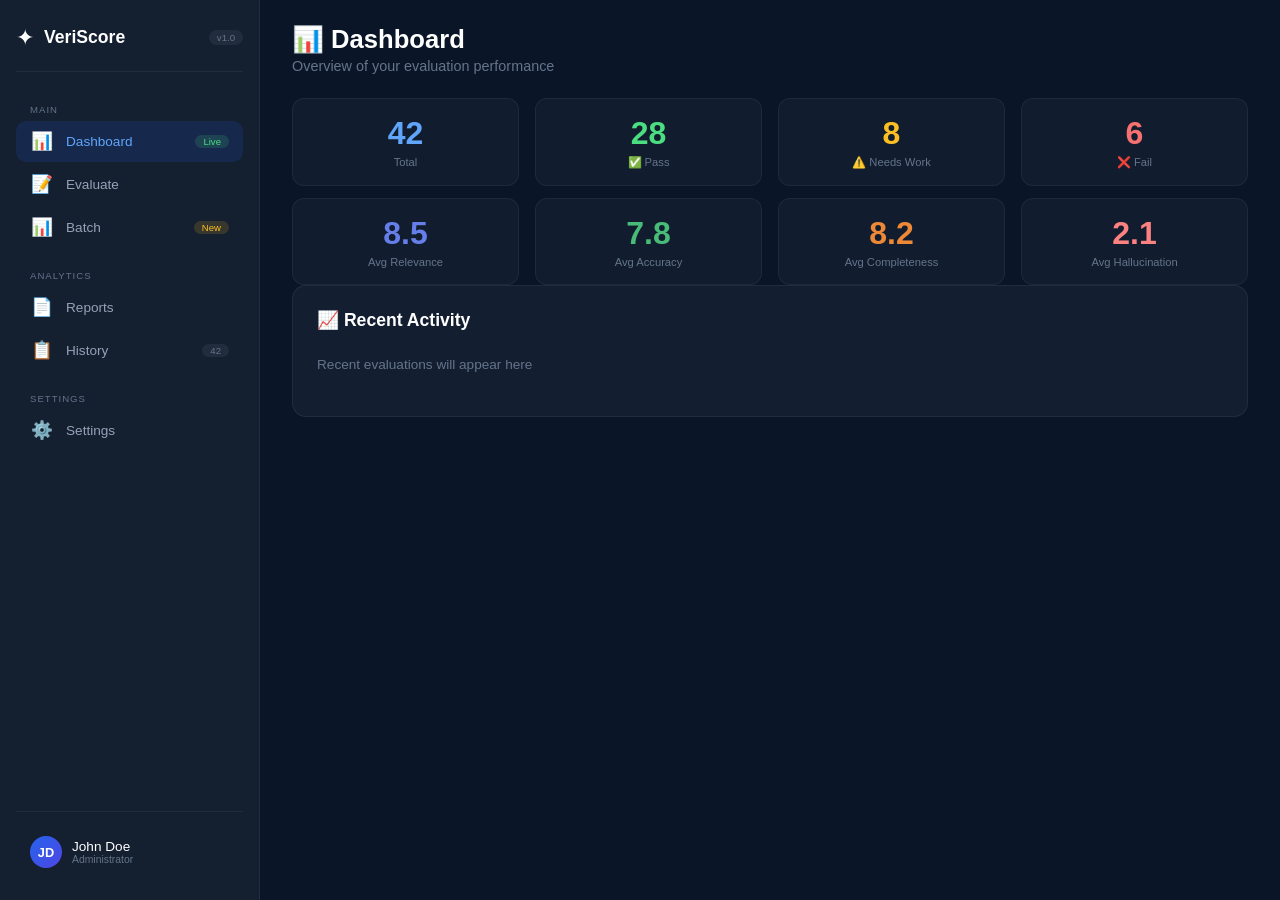
<file: frontend/dashboard_new.html>
<!DOCTYPE html>
<html lang="en">
<head>
    <meta charset="UTF-8">
    <meta name="viewport" content="width=device-width, initial-scale=1.0">
    <title>VeriScore AI - Dashboard</title>
    <style>
        /* ============================================= */
        /* RESET & BASE */
        /* ============================================= */
        * {
            margin: 0;
            padding: 0;
            box-sizing: border-box;
        }

        body {
            font-family: 'Inter', -apple-system, BlinkMacSystemFont, sans-serif;
            background: #0A1628;
            color: #fff;
            min-height: 100vh;
        }

        /* ============================================= */
        /* LAYOUT */
        /* ============================================= */
        .app-layout {
            display: flex;
            min-height: 100vh;
            max-width: 1400px;
            margin: 0 auto;
        }

        /* ============================================= */
        /* SIDEBAR NAVIGATION */
        /* ============================================= */
        .sidebar {
            width: 260px;
            min-width: 260px;
            background: rgba(255, 255, 255, 0.04);
            border-right: 1px solid rgba(255, 255, 255, 0.06);
            padding: 24px 16px;
            height: 100vh;
            position: sticky;
            top: 0;
            overflow-y: auto;
            display: flex;
            flex-direction: column;
        }

        .sidebar::-webkit-scrollbar {
            width: 4px;
        }
        .sidebar::-webkit-scrollbar-track {
            background: rgba(255, 255, 255, 0.02);
        }
        .sidebar::-webkit-scrollbar-thumb {
            background: rgba(255, 255, 255, 0.1);
            border-radius: 10px;
        }

        .sidebar-brand {
            display: flex;
            align-items: center;
            gap: 10px;
            padding-bottom: 20px;
            border-bottom: 1px solid rgba(255, 255, 255, 0.06);
            margin-bottom: 20px;
        }

        .sidebar-brand .icon {
            font-size: 1.4rem;
        }

        .sidebar-brand .name {
            font-size: 1.1rem;
            font-weight: 700;
            color: #fff;
        }

        .sidebar-brand .version {
            font-size: 0.6rem;
            color: #64748B;
            background: rgba(255, 255, 255, 0.06);
            padding: 2px 8px;
            border-radius: 10px;
            margin-left: auto;
        }

        /* ============================================= */
        /* NAVIGATION MENU */
        /* ============================================= */
        .nav-label {
            font-size: 0.6rem;
            text-transform: uppercase;
            letter-spacing: 1px;
            color: #64748B;
            padding: 8px 14px 6px 14px;
            margin-top: 4px;
        }

        .nav-menu {
            list-style: none;
            padding: 0;
            margin: 0 0 8px 0;
        }

        .nav-item {
            margin-bottom: 2px;
        }

        .nav-link {
            display: flex;
            align-items: center;
            gap: 12px;
            padding: 10px 14px;
            border-radius: 10px;
            color: #94A3B8;
            text-decoration: none;
            font-size: 0.85rem;
            font-weight: 500;
            transition: all 0.3s ease;
            cursor: pointer;
        }

        .nav-link:hover {
            background: rgba(255, 255, 255, 0.05);
            color: #fff;
        }

        .nav-link.active {
            background: rgba(37, 99, 235, 0.15);
            color: #60A5FA;
        }

        .nav-link .icon {
            font-size: 1.1rem;
            width: 24px;
            text-align: center;
        }

        .nav-link .badge {
            margin-left: auto;
            font-size: 0.6rem;
            background: rgba(255, 255, 255, 0.06);
            padding: 1px 8px;
            border-radius: 10px;
            color: #64748B;
        }

        .nav-link .badge.active-badge {
            background: rgba(74, 222, 128, 0.15);
            color: #4ade80;
        }

        .nav-link .badge.new-badge {
            background: rgba(251, 191, 36, 0.15);
            color: #fbbf24;
        }

        /* ============================================= */
        /* SIDEBAR BOTTOM */
        /* ============================================= */
        .sidebar-bottom {
            margin-top: auto;
            padding-top: 16px;
            border-top: 1px solid rgba(255, 255, 255, 0.05);
        }

        .sidebar-bottom .user {
            display: flex;
            align-items: center;
            gap: 10px;
            padding: 8px 14px;
            border-radius: 10px;
        }

        .sidebar-bottom .user .avatar {
            width: 32px;
            height: 32px;
            border-radius: 50%;
            background: linear-gradient(135deg, #2563EB, #4F46E5);
            display: flex;
            align-items: center;
            justify-content: center;
            font-size: 0.8rem;
            font-weight: 600;
            color: #fff;
        }

        .sidebar-bottom .user .info .name {
            font-size: 0.85rem;
            color: #fff;
            font-weight: 500;
        }

        .sidebar-bottom .user .info .role {
            font-size: 0.65rem;
            color: #64748B;
        }

        /* ============================================= */
        /* MAIN CONTENT */
        /* ============================================= */
        .main-content {
            flex: 1;
            padding: 24px 32px;
            min-height: 100vh;
        }

        .page {
            display: none;
        }

        .page.active {
            display: block;
        }

        .page-header {
            margin-bottom: 24px;
        }

        .page-header h1 {
            font-size: 1.6rem;
            font-weight: 700;
            color: #fff;
        }

        .page-header p {
            color: #64748B;
            font-size: 0.9rem;
            margin-top: 4px;
        }

        /* Cards */
        .card {
            background: rgba(255, 255, 255, 0.04);
            border: 1px solid rgba(255, 255, 255, 0.06);
            border-radius: 14px;
            padding: 24px;
            margin-bottom: 20px;
        }

        .card h2 {
            font-size: 1.1rem;
            font-weight: 600;
            color: #fff;
            margin-bottom: 6px;
        }

        .card p {
            color: #64748B;
            font-size: 0.85rem;
        }

        .card .card-sub {
            color: #64748B;
            font-size: 0.8rem;
            margin-bottom: 16px;
        }

        /* Forms */
        .row {
            display: grid;
            grid-template-columns: 1fr 1fr;
            gap: 16px;
            margin: 16px 0;
        }

        .col {
            display: flex;
            flex-direction: column;
        }

        label {
            font-size: 0.8rem;
            color: #94A3B8;
            margin-bottom: 4px;
            font-weight: 500;
        }

        input[type="text"],
        input[type="password"],
        input[type="number"],
        select {
            padding: 10px 14px;
            background: rgba(255, 255, 255, 0.05);
            border: 1px solid rgba(255, 255, 255, 0.06);
            border-radius: 10px;
            color: #E2E8F0;
            font-family: 'Inter', sans-serif;
            font-size: 0.9rem;
            width: 100%;
        }

        input:focus,
        select:focus {
            outline: none;
            border-color: #2563EB;
        }

        input::placeholder {
            color: #475569;
        }

        textarea {
            padding: 10px 14px;
            background: rgba(255, 255, 255, 0.05);
            border: 1px solid rgba(255, 255, 255, 0.06);
            border-radius: 10px;
            color: #E2E8F0;
            font-family: 'Inter', sans-serif;
            font-size: 0.9rem;
            resize: vertical;
            width: 100%;
        }

        textarea:focus {
            outline: none;
            border-color: #2563EB;
        }

        input[type="range"] {
            width: 100%;
            accent-color: #2563EB;
            background: transparent;
        }

        .range-value {
            color: #64748B;
            font-size: 0.8rem;
            margin-top: 4px;
        }

        .btn-primary {
            background: linear-gradient(135deg, #2563EB, #4F46E5);
            color: #fff;
            border: none;
            padding: 10px 24px;
            border-radius: 10px;
            font-size: 0.95rem;
            font-weight: 600;
            cursor: pointer;
            transition: all 0.3s ease;
        }

        .btn-primary:hover {
            transform: translateY(-2px);
            box-shadow: 0 4px 16px rgba(37, 99, 235, 0.3);
        }

        .btn-secondary {
            background: rgba(255, 255, 255, 0.06);
            color: #94A3B8;
            border: 1px solid rgba(255, 255, 255, 0.06);
            padding: 10px 24px;
            border-radius: 10px;
            font-size: 0.9rem;
            font-weight: 500;
            cursor: pointer;
            transition: all 0.3s ease;
        }

        .btn-secondary:hover {
            background: rgba(255, 255, 255, 0.1);
            color: #fff;
        }

        .checkbox-label {
            display: flex;
            align-items: center;
            gap: 8px;
            color: #94A3B8;
            font-size: 0.85rem;
            cursor: pointer;
        }

        .checkbox-label input[type="checkbox"] {
            accent-color: #2563EB;
            width: 16px;
            height: 16px;
            cursor: pointer;
        }

        .action-row {
            align-items: center;
        }

        .hidden {
            display: none !important;
        }

        .btn-group {
            display: flex;
            gap: 10px;
            flex-wrap: wrap;
            margin-top: 8px;
        }

        /* Stats Grid */
        .stats-grid {
            display: grid;
            grid-template-columns: repeat(4, 1fr);
            gap: 16px;
            margin-top: 16px;
        }

        .stat-card {
            background: rgba(255, 255, 255, 0.03);
            border: 1px solid rgba(255, 255, 255, 0.05);
            border-radius: 12px;
            padding: 16px;
            text-align: center;
        }

        .stat-card .number {
            font-size: 2rem;
            font-weight: 700;
            color: #fff;
        }

        .stat-card .label {
            font-size: 0.7rem;
            color: #64748B;
            margin-top: 4px;
        }

        .stat-card .number.green { color: #4ade80; }
        .stat-card .number.red { color: #f87171; }
        .stat-card .number.yellow { color: #fbbf24; }
        .stat-card .number.blue { color: #60a5fa; }

        .settings-hint {
            color: #64748B;
            font-size: 0.8rem;
            margin-top: 4px;
        }

        /* ============================================= */
        /* RESPONSIVE */
        /* ============================================= */
        @media (max-width: 1024px) {
            .app-layout {
                flex-direction: column;
            }
            .sidebar {
                width: 100%;
                min-width: unset;
                height: auto;
                position: static;
                border-right: none;
                border-bottom: 1px solid rgba(255, 255, 255, 0.06);
                flex-direction: row;
                flex-wrap: wrap;
                padding: 16px 20px;
            }
            .sidebar-brand {
                width: 100%;
                margin-bottom: 0;
            }
            .nav-menu {
                display: flex;
                flex-wrap: wrap;
                gap: 4px;
                margin-bottom: 0;
            }
            .nav-item {
                margin-bottom: 0;
            }
            .nav-link {
                padding: 6px 12px;
                font-size: 0.75rem;
            }
            .nav-label {
                display: none;
            }
            .sidebar-bottom {
                display: none;
            }
            .main-content {
                padding: 16px 20px;
            }
            .stats-grid {
                grid-template-columns: 1fr 1fr;
            }
            .row {
                grid-template-columns: 1fr;
            }
        }

        @media (max-width: 600px) {
            .sidebar {
                flex-direction: column;
                padding: 12px 16px;
            }
            .nav-menu {
                flex-direction: column;
                width: 100%;
            }
            .nav-link {
                padding: 8px 12px;
            }
            .stats-grid {
                grid-template-columns: 1fr 1fr;
            }
            .btn-group {
                flex-direction: column;
            }
        }
    </style>
</head>
<body>

    <div class="app-layout">

        <!-- ============================================= -->
        <!-- SIDEBAR NAVIGATION -->
        <!-- ============================================= -->
        <aside class="sidebar">

            <!-- Brand -->
            <div class="sidebar-brand">
                <span class="icon">✦</span>
                <span class="name">VeriScore</span>
                <span class="version">v1.0</span>
            </div>

            <!-- Navigation Menu -->
            <div class="nav-label">Main</div>
            <ul class="nav-menu">
                <li class="nav-item">
                    <a class="nav-link active" data-page="dashboard">
                        <span class="icon">📊</span> Dashboard
                        <span class="badge active-badge">Live</span>
                    </a>
                </li>
                <li class="nav-item">
                    <a class="nav-link" data-page="evaluate">
                        <span class="icon">📝</span> Evaluate
                    </a>
                </li>
                <li class="nav-item">
                    <a class="nav-link" data-page="batch">
                        <span class="icon">📊</span> Batch
                        <span class="badge new-badge">New</span>
                    </a>
                </li>
            </ul>

            <div class="nav-label">Analytics</div>
            <ul class="nav-menu">
                <li class="nav-item">
                    <a class="nav-link" data-page="reports">
                        <span class="icon">📄</span> Reports
                    </a>
                </li>
                <li class="nav-item">
                    <a class="nav-link" data-page="history">
                        <span class="icon">📋</span> History
                        <span class="badge">42</span>
                    </a>
                </li>
            </ul>

            <div class="nav-label">Settings</div>
            <ul class="nav-menu">
                <li class="nav-item">
                    <a class="nav-link" data-page="settings">
                        <span class="icon">⚙️</span> Settings
                    </a>
                </li>
            </ul>

            <!-- Bottom -->
            <div class="sidebar-bottom">
                <div class="user">
                    <div class="avatar">JD</div>
                    <div class="info">
                        <div class="name">John Doe</div>
                        <div class="role">Administrator</div>
                    </div>
                </div>
            </div>
        </aside>

        <!-- ============================================= -->
        <!-- MAIN CONTENT -->
        <!-- ============================================= -->
        <main class="main-content">

            <!-- ============================================= -->
            <!-- PAGE: DASHBOARD -->
            <!-- ============================================= -->
            <div id="page-dashboard" class="page active">
                <div class="page-header">
                    <h1>📊 Dashboard</h1>
                    <p>Overview of your evaluation performance</p>
                </div>

                <div class="stats-grid">
                    <div class="stat-card">
                        <div class="number blue">42</div>
                        <div class="label">Total</div>
                    </div>
                    <div class="stat-card">
                        <div class="number green">28</div>
                        <div class="label">✅ Pass</div>
                    </div>
                    <div class="stat-card">
                        <div class="number yellow">8</div>
                        <div class="label">⚠️ Needs Work</div>
                    </div>
                    <div class="stat-card">
                        <div class="number red">6</div>
                        <div class="label">❌ Fail</div>
                    </div>
                </div>

                <div class="stats-grid" style="margin-top:12px;">
                    <div class="stat-card"><div class="number" style="color:#667eea;">8.5</div><div class="label">Avg Relevance</div></div>
                    <div class="stat-card"><div class="number" style="color:#48bb78;">7.8</div><div class="label">Avg Accuracy</div></div>
                    <div class="stat-card"><div class="number" style="color:#ed8936;">8.2</div><div class="label">Avg Completeness</div></div>
                    <div class="stat-card"><div class="number" style="color:#fc8181;">2.1</div><div class="label">Avg Hallucination</div></div>
                </div>

                <div class="card">
                    <h2>📈 Recent Activity</h2>
                    <p style="color:#64748B; padding:20px 0;">Recent evaluations will appear here</p>
                </div>
            </div>

            <!-- ============================================= -->
            <!-- PAGE: EVALUATE -->
            <!-- ============================================= -->
            <div id="page-evaluate" class="page">
                <div class="page-header">
                    <h1>📝 Evaluate</h1>
                    <p>Enter a question and AI response to evaluate</p>
                </div>

                <div class="card">
                    <h2>📝 Evaluate Response</h2>
                    <p>Enter a question and AI response to evaluate</p>

                    <div class="row">
                        <div class="col">
                            <label>❓ Question</label>
                            <textarea rows="3" placeholder="Enter your question..."></textarea>
                        </div>
                        <div class="col">
                            <label>🤖 AI Response</label>
                            <textarea rows="5" placeholder="Paste the AI's response..."></textarea>
                        </div>
                    </div>

                    <div class="row">
                        <div class="col">
                            <label>📖 Reference <span style="color:#64748B; font-weight:400;">(Optional)</span></label>
                            <textarea rows="2" placeholder="Ground truth answer..."></textarea>
                        </div>
                        <div class="col">
                            <label>📄 Context <span style="color:#64748B; font-weight:400;">(Optional)</span></label>
                            <textarea rows="2" placeholder="Source context for grounding..."></textarea>
                        </div>
                    </div>

                    <div class="row action-row">
                        <div class="col">
                            <label class="checkbox-label">
                                <input type="checkbox" checked> 🔍 Use RAG Grounding
                            </label>
                        </div>
                        <div class="col">
                            <button class="btn-primary">🚀 Evaluate</button>
                        </div>
                    </div>
                </div>
            </div>

            <!-- ============================================= -->
            <!-- PAGE: BATCH -->
            <!-- ============================================= -->
            <div id="page-batch" class="page">
                <div class="page-header">
                    <h1>📊 Batch Evaluation</h1>
                    <p>Upload a CSV file with multiple evaluations</p>
                </div>

                <div class="card">
                    <h2>📊 Upload CSV</h2>
                    <p>Upload a CSV file with question and AI response columns</p>
                    <div style="margin-top:16px; padding:30px; border:2px dashed rgba(255,255,255,0.06); border-radius:12px; text-align:center; color:#64748B;">
                        📁 Drop CSV here or click to browse
                    </div>
                    <button class="btn-primary" style="margin-top:16px;">🚀 Process Batch</button>
                </div>
            </div>

            <!-- ============================================= -->
            <!-- PAGE: REPORTS -->
            <!-- ============================================= -->
            <div id="page-reports" class="page">
                <div class="page-header">
                    <h1>📄 Reports</h1>
                    <p>View and download evaluation reports</p>
                </div>

                <div class="card">
                    <h2>📄 Generated Reports</h2>
                    <p style="color:#64748B; padding:20px 0;">No reports generated yet</p>
                    <button class="btn-primary" style="width:auto; padding:8px 24px;">📥 Generate Report</button>
                </div>
            </div>

            <!-- ============================================= -->
            <!-- PAGE: HISTORY -->
            <!-- ============================================= -->
            <div id="page-history" class="page">
                <div class="page-header">
                    <h1>📋 History</h1>
                    <p>All previous evaluations</p>
                </div>

                <div class="card">
                    <h2>📋 Evaluation History</h2>
                    <p style="color:#64748B; padding:20px 0;">No evaluations yet</p>
                </div>
            </div>

            <!-- ============================================= -->
            <!-- PAGE: SETTINGS -->
            <!-- ============================================= -->
            <div id="page-settings" class="page">
                <div class="page-header">
                    <h1>⚙️ Settings</h1>
                    <p>Configure your evaluation settings</p>
                </div>

                <!-- API Configuration -->
                <div class="card">
                    <h2>🔑 API Configuration</h2>
                    <div class="row">
                        <div class="col">
                            <label>Gemini API Key</label>
                            <input type="password" value="AIzaSyxxxxxxxxxxxxxxxxxxxxxxxxxxxxx" placeholder="Enter your API key">
                        </div>
                        <div class="col" style="justify-content:flex-end;">
                            <button class="btn-primary" style="width:auto; padding:10px 24px;">Update Key</button>
                        </div>
                    </div>
                    <div class="row">
                        <div class="col">
                            <label>Default Model</label>
                            <select>
                                <option value="gemini-2.5-flash" selected>Gemini 2.5 Flash</option>
                                <option value="gemini-2.0-flash">Gemini 2.0 Flash</option>
                                <option value="gemini-1.5-pro">Gemini 1.5 Pro</option>
                                <option value="gemini-1.5-flash">Gemini 1.5 Flash</option>
                            </select>
                        </div>
                        <div class="col">
                            <label>Temperature</label>
                            <input type="range" min="0" max="1" step="0.1" value="0.3" style="margin-top:6px;">
                            <div class="range-value">Current: 0.3 (Balanced)</div>
                        </div>
                    </div>
                    <div class="row">
                        <div class="col">
                            <label>Max Output Tokens</label>
                            <input type="number" value="1024">
                        </div>
                    </div>
                </div>

                <!-- Evaluation Settings -->
                <div class="card">
                    <h2>📊 Evaluation Settings</h2>
                    <div class="row">
                        <div class="col">
                            <label>PASS Threshold</label>
                            <input type="number" value="0.70" step="0.05">
                        </div>
                        <div class="col">
                            <label>FAIL Threshold</label>
                            <input type="number" value="0.50" step="0.05">
                        </div>
                    </div>
                    <div class="settings-hint">
                        PASS ≥ 0.70 · NEEDS IMPROVEMENT ≥ 0.50 · FAIL &lt; 0.50
                    </div>
                </div>

                <!-- RAG Settings -->
                <div class="card">
                    <h2>📚 RAG Settings</h2>
                    <div class="row">
                        <div class="col">
                            <label>Chunk Size</label>
                            <input type="number" value="500">
                        </div>
                        <div class="col">
                            <label>Chunk Overlap</label>
                            <input type="number" value="50">
                        </div>
                    </div>
                    <div class="row">
                        <div class="col">
                            <label>Max RAG Results</label>
                            <select>
                                <option value="3">3 (Fast)</option>
                                <option value="5" selected>5 (Balanced)</option>
                                <option value="10">10 (Thorough)</option>
                            </select>
                        </div>
                    </div>
                </div>

                <!-- Reporting -->
                <div class="card">
                    <h2>📄 Reporting</h2>
                    <label class="checkbox-label">
                        <input type="checkbox" checked> Auto-generate report after batch evaluation
                    </label>
                </div>

                <!-- Appearance -->
                <div class="card">
                    <h2>🎨 Appearance</h2>
                    <div class="row">
                        <div class="col">
                            <label>Theme</label>
                            <select>
                                <option value="dark" selected>Dark</option>
                                <option value="light">Light</option>
                                <option value="system">System Default</option>
                            </select>
                        </div>
                    </div>
                </div>

                <!-- Save -->
                <div class="card">
                    <h2>💾 Save Settings</h2>
                    <div class="btn-group">
                        <button class="btn-primary" style="width:auto;">💾 Save All Settings</button>
                        <button class="btn-secondary">↻ Reset to Default</button>
                    </div>
                </div>
            </div>

        </main>
    </div>

    <!-- ============================================= -->
    <!-- SCRIPTS -->
    <!-- ============================================= -->
    <script>
        // =============================================
        // NAVIGATION
        // =============================================
        document.querySelectorAll('.nav-link').forEach(link => {
            link.addEventListener('click', function(e) {
                e.preventDefault();

                // Remove active from all nav links
                document.querySelectorAll('.nav-link').forEach(l => l.classList.remove('active'));

                // Add active to clicked link
                this.classList.add('active');

                // Hide all pages
                document.querySelectorAll('.page').forEach(p => p.classList.remove('active'));

                // Show the selected page
                const pageId = this.dataset.page;
                document.getElementById('page-' + pageId).classList.add('active');
            });
        });

        // =============================================
        // TEMPERATURE SLIDER
        // =============================================
        document.querySelectorAll('input[type="range"]').forEach(slider => {
            slider.addEventListener('input', function() {
                const valueDisplay = this.parentElement.querySelector('.range-value');
                if (valueDisplay) {
                    const labels = {
                        '0.0': 'Very Strict',
                        '0.1': 'Strict',
                        '0.2': 'Conservative',
                        '0.3': 'Balanced',
                        '0.4': 'Balanced',
                        '0.5': 'Creative',
                        '0.6': 'Creative',
                        '0.7': 'Very Creative',
                        '0.8': 'Imaginative',
                        '0.9': 'Imaginative',
                        '1.0': 'Very Imaginative'
                    };
                    const val = parseFloat(this.value).toFixed(1);
                    const label = labels[val] || 'Balanced';
                    valueDisplay.textContent = `Current: ${val} (${label})`;
                }
            });
        });
    </script>

</body>
</html>
</file>
